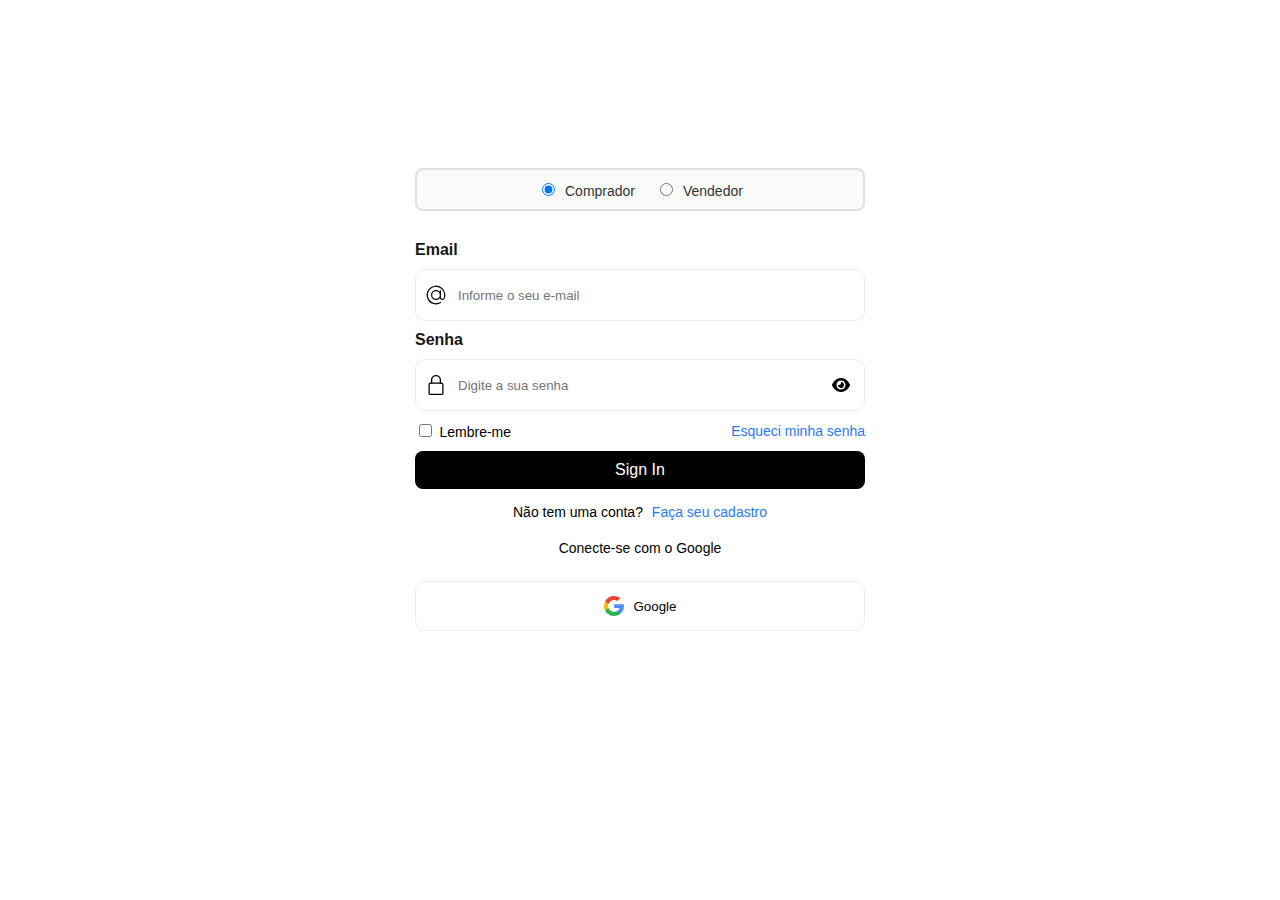
<file: html_tech_trade/login.html>
<!DOCTYPE html>
<html lang="pt">
<head>
    <meta charset="UTF-8">
    <meta name="viewport" content="width=device-width, initial-scale=1.0">
    <title>Entre / Cadastre-se</title>
</head>
<body>


  
<!-- FORMULÁRIO DE LOGIN -->
 
<form class="form">

    <!-- Novo bloco: escolha de tipo de usuário -->
  <div class="user-type">
    <label>
      <input type="radio" name="tipo" value="comprador" checked>
      Comprador
    </label>
    <label>
      <input type="radio" name="tipo" value="vendedor">
      Vendedor
    </label>
  </div>

   <!-- Campo de E-mail -->
    <div class="flex-column">
      <label>Email </label></div>
      <div class="inputForm">
         <!-- Ícone de e-mail -->
        <svg height="20" viewBox="0 0 32 32" width="20" xmlns="http://www.w3.org/2000/svg"><g id="Layer_3" data-name="Layer 3"><path d="m30.853 13.87a15 15 0 0 0 -29.729 4.082 15.1 15.1 0 0 0 12.876 12.918 15.6 15.6 0 0 0 2.016.13 14.85 14.85 0 0 0 7.715-2.145 1 1 0 1 0 -1.031-1.711 13.007 13.007 0 1 1 5.458-6.529 2.149 2.149 0 0 1 -4.158-.759v-10.856a1 1 0 0 0 -2 0v1.726a8 8 0 1 0 .2 10.325 4.135 4.135 0 0 0 7.83.274 15.2 15.2 0 0 0 .823-7.455zm-14.853 8.13a6 6 0 1 1 6-6 6.006 6.006 0 0 1 -6 6z"></path></g></svg>
        <input type="text" class="input" placeholder="Informe o seu e-mail">
      </div>

    <!-- Campo de Senha -->
    <div class="flex-column">
      <label>Senha </label></div>
      <div class="inputForm">
        <!-- Ícone de cadeado -->
        <svg height="20" viewBox="-64 0 512 512" width="20" xmlns="http://www.w3.org/2000/svg"><path d="m336 512h-288c-26.453125 0-48-21.523438-48-48v-224c0-26.476562 21.546875-48 48-48h288c26.453125 0 48 21.523438 48 48v224c0 26.476562-21.546875 48-48 48zm-288-288c-8.8125 0-16 7.167969-16 16v224c0 8.832031 7.1875 16 16 16h288c8.8125 0 16-7.167969 16-16v-224c0-8.832031-7.1875-16-16-16zm0 0"></path><path d="m304 224c-8.832031 0-16-7.167969-16-16v-80c0-52.929688-43.070312-96-96-96s-96 43.070312-96 96v80c0 8.832031-7.167969 16-16 16s-16-7.167969-16-16v-80c0-70.59375 57.40625-128 128-128s128 57.40625 128 128v80c0 8.832031-7.167969 16-16 16zm0 0"></path></svg>        
        <input type="password" class="input" placeholder="Digite a sua senha">
        <!-- Ícone de "mostrar senha" -->
        <svg viewBox="0 0 576 512" height="1em" xmlns="http://www.w3.org/2000/svg"><path d="M288 32c-80.8 0-145.5 36.8-192.6 80.6C48.6 156 17.3 208 2.5 243.7c-3.3 7.9-3.3 16.7 0 24.6C17.3 304 48.6 356 95.4 399.4C142.5 443.2 207.2 480 288 480s145.5-36.8 192.6-80.6c46.8-43.5 78.1-95.4 93-131.1c3.3-7.9 3.3-16.7 0-24.6c-14.9-35.7-46.2-87.7-93-131.1C433.5 68.8 368.8 32 288 32zM144 256a144 144 0 1 1 288 0 144 144 0 1 1 -288 0zm144-64c0 35.3-28.7 64-64 64c-7.1 0-13.9-1.2-20.3-3.3c-5.5-1.8-11.9 1.6-11.7 7.4c.3 6.9 1.3 13.8 3.2 20.7c13.7 51.2 66.4 81.6 117.6 67.9s81.6-66.4 67.9-117.6c-11.1-41.5-47.8-69.4-88.6-71.1c-5.8-.2-9.2 6.1-7.4 11.7c2.1 6.4 3.3 13.2 3.3 20.3z"></path></svg>
      </div>
    
      <!-- Checkbox + link "Esqueci senha" -->
    <div class="flex-row">
      <div>
      <input type="checkbox">
      <label>Lembre-me</label>
      </div>
      <span class="span">Esqueci minha senha</span>
    </div>
    <!-- Botão de login -->
     
    <a href="index.htmll"  class="button-submit" > Sign In </a>
   
    
    <p class="p">Não tem uma conta? <span class="span">Faça seu cadastro</span>

    </p><p class="p line">Conecte-se com o Google</p>
    <!-- Botão de login com Google -->
    <div class="flex-row">
      <button class="btn google">
        <!-- Ícone oficial Google -->
        <svg version="1.1" width="20" id="Layer_1" xmlns="http://www.w3.org/2000/svg" xmlns:xlink="http://www.w3.org/1999/xlink" x="0px" y="0px" viewBox="0 0 512 512" style="enable-background:new 0 0 512 512;" xml:space="preserve">
<path style="fill:#FBBB00;" d="M113.47,309.408L95.648,375.94l-65.139,1.378C11.042,341.211,0,299.9,0,256
	c0-42.451,10.324-82.483,28.624-117.732h0.014l57.992,10.632l25.404,57.644c-5.317,15.501-8.215,32.141-8.215,49.456
	C103.821,274.792,107.225,292.797,113.47,309.408z"></path>
<path style="fill:#518EF8;" d="M507.527,208.176C510.467,223.662,512,239.655,512,256c0,18.328-1.927,36.206-5.598,53.451
	c-12.462,58.683-45.025,109.925-90.134,146.187l-0.014-0.014l-73.044-3.727l-10.338-64.535
	c29.932-17.554,53.324-45.025,65.646-77.911h-136.89V208.176h138.887L507.527,208.176L507.527,208.176z"></path>
<path style="fill:#28B446;" d="M416.253,455.624l0.014,0.014C372.396,490.901,316.666,512,256,512
	c-97.491,0-182.252-54.491-225.491-134.681l82.961-67.91c21.619,57.698,77.278,98.771,142.53,98.771
	c28.047,0,54.323-7.582,76.87-20.818L416.253,455.624z"></path>
<path style="fill:#F14336;" d="M419.404,58.936l-82.933,67.896c-23.335-14.586-50.919-23.012-80.471-23.012
	c-66.729,0-123.429,42.957-143.965,102.724l-83.397-68.276h-0.014C71.23,56.123,157.06,0,256,0
	C318.115,0,375.068,22.126,419.404,58.936z"></path>

</svg>
   
        Google 
        
      
</div>
</form>


<style>
/* ---------- ESTILO DO FORMULÁRIO ---------- */
.form {
  display: flex;
  flex-direction: column;
  gap: 10px;
  background-color: #ffffff;
  padding: 160px;
  width: 450px;
  border-radius: 20px;
  margin: auto;
  font-family: -apple-system, BlinkMacSystemFont, 'Segoe UI', Roboto, Oxygen, Ubuntu, Cantarell, 'Open Sans', 'Helvetica Neue', sans-serif;
}

/* Placeholder estilizado */
::placeholder {
  font-family: -apple-system, BlinkMacSystemFont, 'Segoe UI', Roboto, Oxygen, Ubuntu, Cantarell, 'Open Sans', 'Helvetica Neue', sans-serif;
}

.form button {
  align-self: flex-end;
}

.flex-column > label {
  color: #151717;
  font-weight: 600;
}

/* Inputs com borda arredondada */
.inputForm {
  border: 1.5px solid #ecedec;
  border-radius: 10px;
  height: 50px;
  display: flex;
  align-items: center;
  padding-left: 10px;
  transition: 0.2s ease-in-out;
}

/* Caixa de texto interna */
.input {
  margin-left: 10px;
  border-radius: 10px;
  border: none;
  width: 85%;
  height: 100%;
  background-color: transparent;
}

/* Efeito foco */
.input:focus {
  outline: none;
}

.inputForm:focus-within {
  border: 1.5px solid #2d79f3;
}

/* Linha com checkbox + link */

.flex-row {
  display: flex;
  flex-direction: row;
  align-items: center;
  gap: 10px;
  justify-content: space-between;
}

.flex-row > div > label {
  font-size: 14px;
  color: black;
  font-weight: 400;
}

/* Texto azul (links) */
.span {
  font-size: 14px;
  margin-left: 5px;
  color: #2d79f3;
  font-weight: 500;
  cursor: pointer;
}

/* Botão principal (Sign In) */
.button-submit {
   display: inline-block;
  background-color: #000; /* cor do botão */
  color: #fff;           /* cor do texto */
  padding: 10px 20px;
  border-radius: 8px;
  text-decoration: none; /* tira o sublinhado */
  font-size: 16px;
  text-align: center;
}

.button-submit:hover {
  background-color: #333;
}

.p {
  text-align: center;
  color: black;
  font-size: 14px;
  margin: 5px 0;
}

/* Botão Google */
.btn {
  margin-top: 10px;
  width: 100%;
  height: 50px;
  border-radius: 10px;
  display: flex;
  justify-content: center;
  align-items: center;
  font-weight: 500;
  gap: 10px;
  border: 1px solid #ededef;
  background-color: white;
  cursor: pointer;
  transition: 0.2s ease-in-out;
}

.btn:hover {
  border: 1px solid #2d79f3;
  ;
}

    
.user-type {
  display: flex;
  justify-content: center;
  gap: 20px;
  margin-bottom: 20px;
  padding: 10px;
  border: 2px solid #e0e0e0;
  border-radius: 8px;
  background: #fafafa;
}

.user-type label {
  font-size: 14px;
  color: #333;
  cursor: pointer;
}

.user-type input[type="radio"] {
  margin-right: 6px;
}


</style>

</body>
</html>
</file>
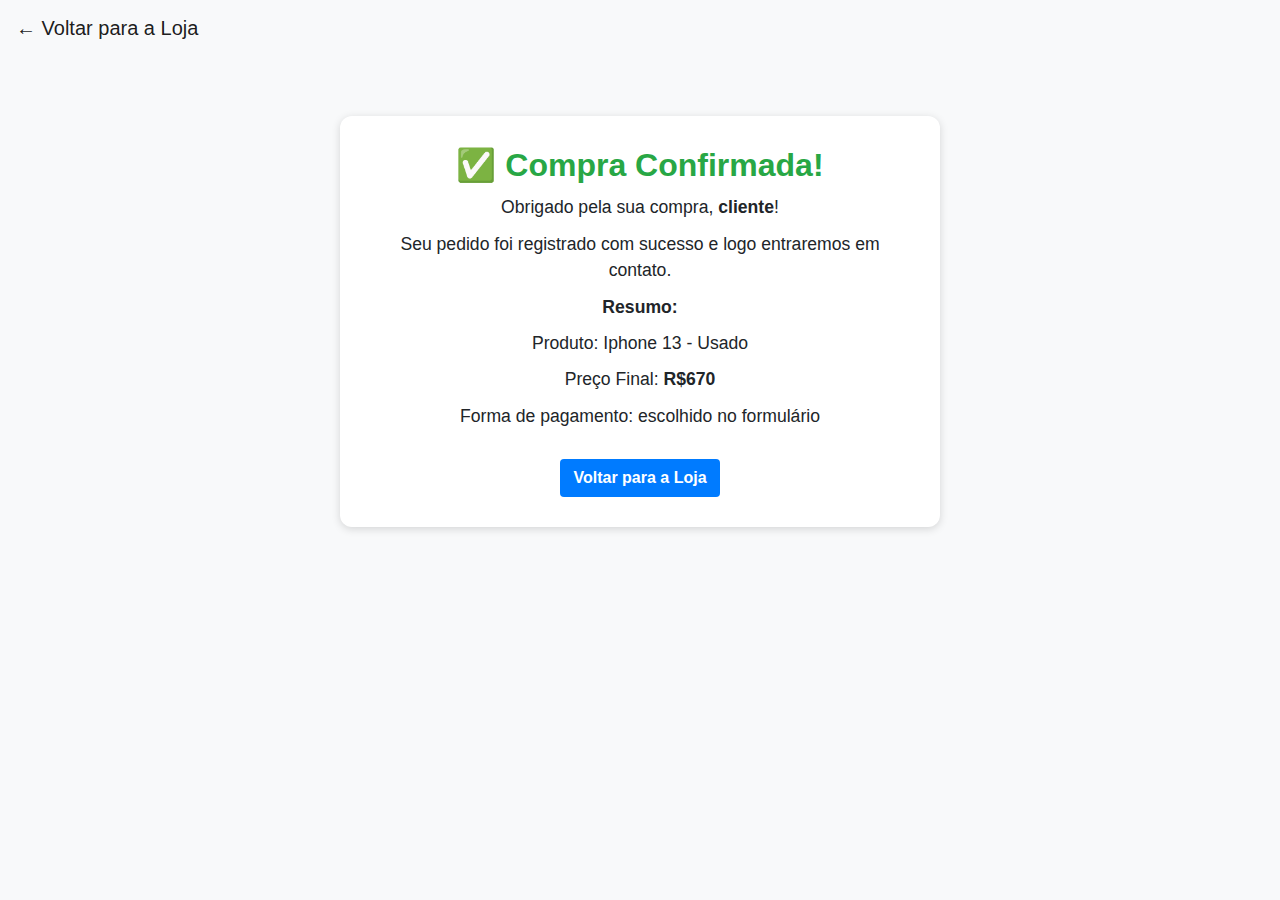
<file: html_tech_trade/pedido_finalizado.html>
<!DOCTYPE html> <!-- Define o documento como HTML5 -->
<html lang="pt"> <!-- Define o idioma da página como português -->
<head>
  <meta charset="UTF-8"> <!-- Suporte a acentos -->
  <meta name="viewport" content="width=device-width, initial-scale=1.0"> <!-- Torna a página responsiva -->
  <title>Pedido Finalizado</title> <!-- Título que aparece na aba do navegador -->

  <!-- Importa o CSS do Bootstrap para estilos prontos -->
  <link rel="stylesheet" href="https://stackpath.bootstrapcdn.com/bootstrap/4.1.3/css/bootstrap.min.css">

  <!-- Estilos personalizados -->
  <style>
    body {
      background-color: #f8f9fa; /* Fundo cinza claro */
    }
    .finalizado-container {
      max-width: 600px; /* Largura máxima do card central */
      margin: 60px auto; /* Centraliza na tela */
      background: #fff; /* Fundo branco */
      padding: 30px; /* Espaçamento interno */
      border-radius: 12px; /* Bordas arredondadas */
      text-align: center; /* Centraliza conteúdo */
      box-shadow: 0 2px 8px rgba(0,0,0,0.15); /* Sombra para destaque */
    }
    .finalizado-container h2 {
      color: #28a745; /* Verde indicando sucesso */
      font-weight: bold;
    }
    .finalizado-container p {
      font-size: 1.1rem; /* Texto um pouco maior */
      margin: 10px 0;
    }
    .btn-voltar {
      background-color: #007bff; /* Azul Bootstrap */
      color: #fff;
      font-weight: bold;
      margin-top: 20px;
    }
  </style>
</head>
<body>

  <!-- Barra de navegação simples -->
  <nav class="navbar navbar-light bg-light">
    <a class="navbar-brand" href="index.html">← Voltar para a Loja</a>
  </nav>

  <!-- Container principal da mensagem de confirmação -->
  <div class="finalizado-container">
    <!-- Título de sucesso -->
    <h2>✅ Compra Confirmada!</h2>

    <!-- Mensagem explicativa -->
    <p>Obrigado pela sua compra, <strong>cliente</strong>!</p>
    <p>Seu pedido foi registrado com sucesso e logo entraremos em contato.</p>
    <p><strong>Resumo:</strong></p>
    <p>Produto: Iphone 13 - Usado</p>
    <p>Preço Final: <strong>R$670</strong></p>
    <p>Forma de pagamento: escolhido no formulário</p>

    <!-- Botão para voltar à página inicial -->
    <a href="index.html" class="btn btn-voltar">Voltar para a Loja</a>
  </div>

</body>
</html>
</file>
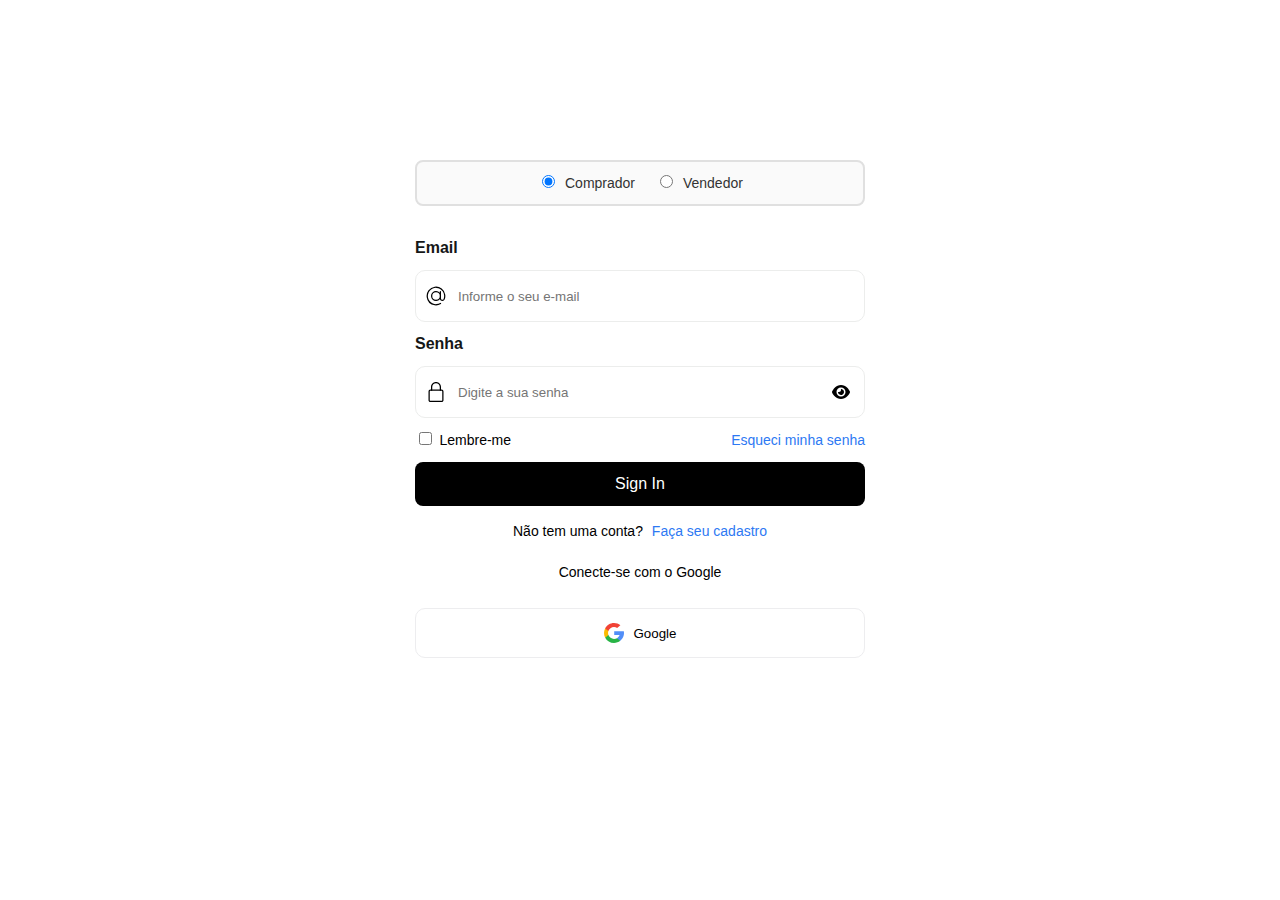
<file: templates/login.html>
<!DOCTYPE html>
<html lang="pt">
<head>
    <meta charset="UTF-8">
    <meta name="viewport" content="width=device-width, initial-scale=1.0">
  <title>Entre / Cadastre-se</title>
  <link rel="stylesheet" href="/css_tech_trade/style.css">
</head>
<body>


  
<!-- FORMULÁRIO DE LOGIN -->
 
<form class="form">

    <!-- Novo bloco: escolha de tipo de usuário -->
  <div class="user-type">
    <label>
      <input type="radio" name="tipo" value="comprador" checked>
      Comprador
    </label>
    <label>
      <input type="radio" name="tipo" value="vendedor">
      Vendedor
    </label>
  </div>

   <!-- Campo de E-mail -->
    <div class="flex-column">
      <label>Email </label></div>
      <div class="inputForm">
         <!-- Ícone de e-mail -->
        <svg height="20" viewBox="0 0 32 32" width="20" xmlns="http://www.w3.org/2000/svg"><g id="Layer_3" data-name="Layer 3"><path d="m30.853 13.87a15 15 0 0 0 -29.729 4.082 15.1 15.1 0 0 0 12.876 12.918 15.6 15.6 0 0 0 2.016.13 14.85 14.85 0 0 0 7.715-2.145 1 1 0 1 0 -1.031-1.711 13.007 13.007 0 1 1 5.458-6.529 2.149 2.149 0 0 1 -4.158-.759v-10.856a1 1 0 0 0 -2 0v1.726a8 8 0 1 0 .2 10.325 4.135 4.135 0 0 0 7.83.274 15.2 15.2 0 0 0 .823-7.455zm-14.853 8.13a6 6 0 1 1 6-6 6.006 6.006 0 0 1 -6 6z"></path></g></svg>
        <input type="text" class="input" placeholder="Informe o seu e-mail">
      </div>

    <!-- Campo de Senha -->
    <div class="flex-column">
      <label>Senha </label></div>
      <div class="inputForm">
        <!-- Ícone de cadeado -->
        <svg height="20" viewBox="-64 0 512 512" width="20" xmlns="http://www.w3.org/2000/svg"><path d="m336 512h-288c-26.453125 0-48-21.523438-48-48v-224c0-26.476562 21.546875-48 48-48h288c26.453125 0 48 21.523438 48 48v224c0 26.476562-21.546875 48-48 48zm-288-288c-8.8125 0-16 7.167969-16 16v224c0 8.832031 7.1875 16 16 16h288c8.8125 0 16-7.167969 16-16v-224c0-8.832031-7.1875-16-16-16zm0 0"></path><path d="m304 224c-8.832031 0-16-7.167969-16-16v-80c0-52.929688-43.070312-96-96-96s-96 43.070312-96 96v80c0 8.832031-7.167969 16-16 16s-16-7.167969-16-16v-80c0-70.59375 57.40625-128 128-128s128 57.40625 128 128v80c0 8.832031-7.167969 16-16 16zm0 0"></path></svg>        
        <input type="password" class="input" placeholder="Digite a sua senha">
        <!-- Ícone de "mostrar senha" -->
        <svg viewBox="0 0 576 512" height="1em" xmlns="http://www.w3.org/2000/svg"><path d="M288 32c-80.8 0-145.5 36.8-192.6 80.6C48.6 156 17.3 208 2.5 243.7c-3.3 7.9-3.3 16.7 0 24.6C17.3 304 48.6 356 95.4 399.4C142.5 443.2 207.2 480 288 480s145.5-36.8 192.6-80.6c46.8-43.5 78.1-95.4 93-131.1c3.3-7.9 3.3-16.7 0-24.6c-14.9-35.7-46.2-87.7-93-131.1C433.5 68.8 368.8 32 288 32zM144 256a144 144 0 1 1 288 0 144 144 0 1 1 -288 0zm144-64c0 35.3-28.7 64-64 64c-7.1 0-13.9-1.2-20.3-3.3c-5.5-1.8-11.9 1.6-11.7 7.4c.3 6.9 1.3 13.8 3.2 20.7c13.7 51.2 66.4 81.6 117.6 67.9s81.6-66.4 67.9-117.6c-11.1-41.5-47.8-69.4-88.6-71.1c-5.8-.2-9.2 6.1-7.4 11.7c2.1 6.4 3.3 13.2 3.3 20.3z"></path></svg>
      </div>
    
      <!-- Checkbox + link "Esqueci senha" -->
    <div class="flex-row">
      <div>
      <input type="checkbox">
      <label>Lembre-me</label>
      </div>
      <span class="span">Esqueci minha senha</span>
    </div>
    <!-- Botão de login -->
     
    <a href="/"  class="button-submit" > Sign In </a>
   
    
  <p class="p">Não tem uma conta? <span class="span">Faça seu cadastro</span>

    </p><p class="p line">Conecte-se com o Google</p>
    <!-- Botão de login com Google -->
    <div class="flex-row">
      <button class="btn google">
        <!-- Ícone oficial Google -->
        <svg version="1.1" width="20" id="Layer_1" xmlns="http://www.w3.org/2000/svg" xmlns:xlink="http://www.w3.org/1999/xlink" x="0px" y="0px" viewBox="0 0 512 512" style="enable-background:new 0 0 512 512;" xml:space="preserve">
<path style="fill:#FBBB00;" d="M113.47,309.408L95.648,375.94l-65.139,1.378C11.042,341.211,0,299.9,0,256
	c0-42.451,10.324-82.483,28.624-117.732h0.014l57.992,10.632l25.404,57.644c-5.317,15.501-8.215,32.141-8.215,49.456
	C103.821,274.792,107.225,292.797,113.47,309.408z"></path>
<path style="fill:#518EF8;" d="M507.527,208.176C510.467,223.662,512,239.655,512,256c0,18.328-1.927,36.206-5.598,53.451
	c-12.462,58.683-45.025,109.925-90.134,146.187l-0.014-0.014l-73.044-3.727l-10.338-64.535
	c29.932-17.554,53.324-45.025,65.646-77.911h-136.89V208.176h138.887L507.527,208.176L507.527,208.176z"></path>
<path style="fill:#28B446;" d="M416.253,455.624l0.014,0.014C372.396,490.901,316.666,512,256,512
	c-97.491,0-182.252-54.491-225.491-134.681l82.961-67.91c21.619,57.698,77.278,98.771,142.53,98.771
	c28.047,0,54.323-7.582,76.87-20.818L416.253,455.624z"></path>
<path style="fill:#F14336;" d="M419.404,58.936l-82.933,67.896c-23.335-14.586-50.919-23.012-80.471-23.012
	c-66.729,0-123.429,42.957-143.965,102.724l-83.397-68.276h-0.014C71.23,56.123,157.06,0,256,0
	C318.115,0,375.068,22.126,419.404,58.936z"></path>

</svg>
   
        Google 
        
      
</div>
</form>


<style>
/* ---------- ESTILO DO FORMULÁRIO ---------- */
.form {
  display: flex;
  flex-direction: column;
  gap: 10px;
  background-color: #ffffff;
  padding: 160px;
  width: 450px;
  border-radius: 20px;
  margin: auto;
  font-family: -apple-system, BlinkMacSystemFont, 'Segoe UI', Roboto, Oxygen, Ubuntu, Cantarell, 'Open Sans', 'Helvetica Neue', sans-serif;
}

/* Placeholder estilizado */
::placeholder {
  font-family: -apple-system, BlinkMacSystemFont, 'Segoe UI', Roboto, Oxygen, Ubuntu, Cantarell, 'Open Sans', 'Helvetica Neue', sans-serif;
}

.form button {
  align-self: flex-end;
}

.flex-column > label {
  color: #151717;
  font-weight: 600;
}

/* Inputs com borda arredondada */
.inputForm {
  border: 1.5px solid #ecedec;
  border-radius: 10px;
  height: 50px;
  display: flex;
  align-items: center;
  padding-left: 10px;
  transition: 0.2s ease-in-out;
}

/* Caixa de texto interna */
.input {
  margin-left: 10px;
  border-radius: 10px;
  border: none;
  width: 85%;
  height: 100%;
  background-color: transparent;
}

/* Efeito foco */
.input:focus {
  outline: none;
}

.inputForm:focus-within {
  border: 1.5px solid #2d79f3;
}

/* Linha com checkbox + link */

.flex-row {
  display: flex;
  flex-direction: row;
  align-items: center;
  gap: 10px;
  justify-content: space-between;
}

.flex-row > div > label {
  font-size: 14px;
  color: black;
  font-weight: 400;
}

/* Texto azul (links) */
.span {
  font-size: 14px;
  margin-left: 5px;
  color: #2d79f3;
  font-weight: 500;
  cursor: pointer;
}

/* Botão principal (Sign In) */
.button-submit {
   display: inline-block;
  background-color: #000; /* cor do botão */
  color: #fff;           /* cor do texto */
  padding: 10px 20px;
  border-radius: 8px;
  text-decoration: none; /* tira o sublinhado */
  font-size: 16px;
  text-align: center;
}

.button-submit:hover {
  background-color: #333;
}

.p {
  text-align: center;
  color: black;
  font-size: 14px;
  margin: 5px 0;
}

/* Botão Google */
.btn {
  margin-top: 10px;
  width: 100%;
  height: 50px;
  border-radius: 10px;
  display: flex;
  justify-content: center;
  align-items: center;
  font-weight: 500;
  gap: 10px;
  border: 1px solid #ededef;
  background-color: white;
  cursor: pointer;
  transition: 0.2s ease-in-out;
}

.btn:hover {
  border: 1px solid #2d79f3;
  ;
}

    
.user-type {
  display: flex;
  justify-content: center;
  gap: 20px;
  margin-bottom: 20px;
  padding: 10px;
  border: 2px solid #e0e0e0;
  border-radius: 8px;
  background: #fafafa;
}

.user-type label {
  font-size: 14px;
  color: #333;
  cursor: pointer;
}

.user-type input[type="radio"] {
  margin-right: 6px;
}


</style>

</body>
</html>
</file>
<file: css_tech_trade/style.css>
body {
margin: 0;              /* remove margem padrão do navegador */
padding: 0;             /* remove padding padrão */
box-sizing: border-box; /* facilita cálculos de largura/altura */
font-family: Arial, sans-serif; /* define uma fonte segura */
font-size: 16px;        /* tamanho base */
line-height: 1.5;       /* melhora legibilidade */
background-color: #fff; /* fundo branco como padrão */
color: #000;            /* cor padrão do texto */
}


.navbar {
display: flex;
align-items: center;
justify-content: space-between;
background-color: #f3f3f3;
padding: 10px 30px;
box-shadow: 0 2px 5px rgba(0, 0, 0, 0.1);
}

.logo img {
height: 60px; /* ajuste conforme necessário */
}

/*NAVBAR*/
.nav-links {
list-style: none;
display: flex;
gap: 40px;
margin: 0;
padding: 0;
}

.nav-links a {
text-decoration: none;
color: #000;
font-weight: bold;
transition: color 0.3s;
}

.nav-links a:hover {
color: #5182ff;
}


/* ===========================
    BANNER ABAIXO DO NAV
    =========================== */

.banner {
height: 400px;
background: url("./tech_trade_imagens/banner.jpg") center/cover no-repeat; /* imagem de fundo */
display: flex;
margin-top: 15px;
flex-direction: column;
justify-content: center;
align-items: center;
text-align: center;
color: #ffffff; /* texto do banner em branco */
}

.banner h1 {
font-size: 2rem;
font-weight: bold;
margin-bottom: 20px;
text-shadow: 1px 1px 4px rgba(0,0,0,0.6); /* deixa o texto mais legível */
}

.banner .cta {
background: var(--cor-botao);
color: var(--cor-botao-texto);
padding: 12px 30px;
border-radius: 25px;
font-weight: bold;
font-size: 1rem;
text-decoration: none;
box-shadow: 0 4px 6px rgba(0,0,0,0.3);
transition: background 0.3s;
}

.banner .cta:hover {
background: #7dcdff; /* muda a cor quando passa o mouse */
}




/* Sessão dos cards*/ 
.card-container {
display: flex;
justify-content: center;
align-items: center;
gap: 100px;
padding-top: 50px;
}

.card {
position: relative;
width: 190px;
height: 254px;
background-color: #000;
display: flex;
flex-direction: column;
justify-content: end;
padding: 12px;
gap: 12px;
border-radius: 8px;
cursor: pointer;
}

.card::before {
content: '';
position: absolute;
inset: 0;
left: -5px;
margin: auto;
width: 200px;
height: 264px;
border-radius: 10px;
background: linear-gradient(-45deg, #e81cff 0%, #40c9ff 100% );
z-index: -10;
pointer-events: none;
transition: all 0.6s cubic-bezier(0.175, 0.885, 0.32, 1.275);
}

.card::after {
content: "";
z-index: -1;
position: absolute;
inset: 0;
background: linear-gradient(-45deg, #fc00ff 0%, #00dbde 100% );
transform: translate3d(0, 0, 0) scale(0.95);
filter: blur(20px);
}

.heading {
font-size: 20px;
text-transform: capitalize;
font-weight: 700;
}

.card p:not(.heading) {
font-size: 14px;
}

.card p:last-child {
color: #e81cff;
font-weight: 600;
}

.card:hover::after {
filter: blur(30px);
}

.card:hover::before {
transform: rotate(-90deg) scaleX(1.34) scaleY(0.77);
}

.banner2 {
height: 300px;
background: url("./tech_trade_imagens/banner2.jpg") center/cover no-repeat; /* imagem de fundo */
display: flex;
margin-top: 100px;
flex-direction: column;
justify-content: center;
align-items: center;
text-align: center;
color: #ffffff; /* texto do banner em branco */
margin: 50px auto;        /* centraliza e afasta das laterais */
padding: 20px 40px;       /* espaço interno para o conteúdo “respirar” */
border-radius: 20px;      /* bordas arredondadas */
box-shadow: 0 10px 25px rgba(0,0,0,0.4); /* sombra elegante */
max-width: 90%;           /* limita a largura em telas grandes */
}

.banner2 h1 {
font-size: 2rem;
font-weight: bold;
margin-bottom: 20px;
text-shadow: 1px 1px 4px rgba(0,0,0,0.6); /* deixa o texto mais legível */
}

.banner2 .cta {
background: var(--cor-botao);
color: var(--cor-botao-texto);
padding: 12px 30px;
border-radius: 25px;
font-weight: bold;
font-size: 1rem;
text-decoration: none;
box-shadow: 0 4px 6px rgba(0,0,0,0.3);
transition: background 0.3s;
}


/* ===========================
    PAGINAÇÃO DAS SESSÕES
    =========================== */
/* ===========================
    PAGINAÇÃO
    =========================== */
.produtos-container {
display: flex;
justify-content: center;   /* centraliza no meio */
align-items: center;
gap: 12px;                 /* espaço entre os itens */
margin: 30px 0;            /* afasta dos produtos */
}

.produtos-container a {
width: 14px;
height: 14px;
display: block;
border-radius: 50%;        /* deixa redondinho */
border: 2px solid #5182ff; /* cor da borda */
background-color: transparent;
text-indent: -9999px;      /* esconde o número, mas mantém acessibilidade */
cursor: pointer;
transition: all 0.3s ease;
}

.grade-produtos a:hover {
background-color: #5182ff; /* fica azul ao passar o mouse */
}

.grade-produtos a.ativo {
background-color: #5182ff; /* bolinha preenchida */
}


/* ===========================
    VARIÁVEIS CSS
    =========================== */
:root {
    --cor-botao: #5182ff;
    --cor-botao-texto: #fff;
}

/* ===========================
    ESTILOS EXISTENTES
    =========================== */
body {
    margin: 0;              /* remove margem padrão do navegador */
    padding: 0;             /* remove padding padrão */
    box-sizing: border-box; /* facilita cálculos de largura/altura */
    font-family: Arial, sans-serif; /* define uma fonte segura */
    font-size: 16px;        /* tamanho base */
    line-height: 1.5;       /* melhora legibilidade */
    background-color: #fff; /* fundo branco como padrão */
    color: #000;            /* cor padrão do texto */
}

.navbar {
    display: flex;
    align-items: center;
    justify-content: space-between;
    background-color: #f3f3f3;
    padding: 10px 30px;
    box-shadow: 0 2px 5px rgba(0, 0, 0, 0.1);
}

.logo img {
    height: 60px; /* ajuste conforme necessário */
}


/*NAVBAR*/
.nav-links {
    list-style: none;
    display: flex;
    gap: 40px;
    margin: 0;
    padding: 0;
}

.nav-links a {
    text-decoration: none;
    color: #000;
    font-weight: bold;
    transition: color 0.3s;
}

.nav-links a:hover {
    color: #5182ff;
}

/* ===========================
    BANNER ABAIXO DO NAV
    =========================== */

.banner {
    height: 400px;
    background: url("./tech_trade_imagens/banner.jpg") center/cover no-repeat; /* imagem de fundo */
    display: flex;
    margin-top: 15px;
    flex-direction: column;
    justify-content: center;
    align-items: center;
    text-align: center;
    color: #ffffff; /* texto do banner em branco */
}

.banner h1 {
    font-size: 2rem;
    font-weight: bold;
    margin-bottom: 20px;
    text-shadow: 1px 1px 4px rgba(0,0,0,0.6); /* deixa o texto mais legível */
}

.banner .cta {
    background: var(--cor-botao);
    color: var(--cor-botao-texto);
    padding: 12px 30px;
    border-radius: 25px;
    font-weight: bold;
    font-size: 1rem;
    text-decoration: none;
    box-shadow: 0 4px 6px rgba(0,0,0,0.3);
    transition: background 0.3s;
}

.banner .cta:hover {
    background: #7dcdff; /* muda a cor quando passa o mouse */
}

/* Sessão dos cards*/ 
.card-container {
    display: flex;
    justify-content: center;
    align-items: center;
    gap: 100px;
    padding-top: 50px;
}

.card {
    position: relative;
    width: 190px;
    height: 254px;
    background-color: #000;
    display: flex;
    flex-direction: column;
    justify-content: end;
    padding: 12px;
    gap: 12px;
    border-radius: 8px;
    cursor: pointer;
}

.card::before {
    content: '';
    position: absolute;
    inset: 0;
    left: -5px;
    margin: auto;
    width: 200px;
    height: 264px;
    border-radius: 10px;
    background: linear-gradient(-45deg, #e81cff 0%, #40c9ff 100% );
    z-index: -10;
    pointer-events: none;
    transition: all 0.6s cubic-bezier(0.175, 0.885, 0.32, 1.275);
}

.card::after {
    content: "";
    z-index: -1;
    position: absolute;
    inset: 0;
    background: linear-gradient(-45deg, #fc00ff 0%, #00dbde 100% );
    transform: translate3d(0, 0, 0) scale(0.95);
    filter: blur(20px);
}

.heading {
    font-size: 20px;
    text-transform: capitalize;
    font-weight: 700;
}

.card p:not(.heading) {
    font-size: 14px;
}

.card p:last-child {
    color: #e81cff;
    font-weight: 600;
}

.card:hover::after {
    filter: blur(30px);
}

.card:hover::before {
    transform: rotate(-90deg) scaleX(1.34) scaleY(0.77);
}

.banner2 {
    height: 300px;
    background: url("./tech_trade_imagens/banner2.jpg") center/cover no-repeat; /* imagem de fundo */
    display: flex;
    margin-top: 100px;
    flex-direction: column;
    justify-content: center;
    align-items: center;
    text-align: center;
    color: #ffffff; /* texto do banner em branco */
    margin: 50px auto;        /* centraliza e afasta das laterais */
    padding: 20px 40px;       /* espaço interno para o conteúdo "respirar" */
    border-radius: 20px;      /* bordas arredondadas */
    box-shadow: 0 10px 25px rgba(0,0,0,0.4); /* sombra elegante */
    max-width: 90%;           /* limita a largura em telas grandes */
}

.banner2 h1 {
    font-size: 2rem;
    font-weight: bold;
    margin-bottom: 20px;
    text-shadow: 1px 1px 4px rgba(0,0,0,0.6); /* deixa o texto mais legível */
}

.banner2 .cta {
    background: var(--cor-botao);
    color: var(--cor-botao-texto);
    padding: 12px 30px;
    border-radius: 25px;
    font-weight: bold;
    font-size: 1rem;
    text-decoration: none;
    box-shadow: 0 4px 6px rgba(0,0,0,0.3);
    transition: background 0.3s;
}

/* ===========================
    PAGINAÇÃO DAS SESSÕES
    =========================== */
.produtos-container {
    display: flex;
    justify-content: center;   /* centraliza no meio */
    align-items: center;
    gap: 12px;                 /* espaço entre os itens */
    margin: 30px 0;            /* afasta dos produtos */
}

.produtos-container a {
    width: 14px;
    height: 14px;
    display: block;
    border-radius: 50%;        /* deixa redondinho */
    border: 2px solid #5182ff; /* cor da borda */
    background-color: transparent;
    text-indent: -9999px;      /* esconde o número, mas mantém acessibilidade */
    cursor: pointer;
    transition: all 0.3s ease;
}

.grade-produtos a:hover {
    background-color: #5182ff; /* fica azul ao passar o mouse */
}

.grade-produtos a.ativo {
    background-color: #5182ff; /* bolinha preenchida */
}

        /* ===========================
            NOVOS ESTILOS PARA A PÁGINA DE LOCAIS
            =========================== */
        /* ======== CONTAINER PRINCIPAL ======== */
.locais-container {
max-width: 1200px;
margin: 20px auto;
display: grid;
grid-template-areas:
    "titulo titulo titulo"
    "filtros divisor produtos"
    "paginacao paginacao paginacao";
grid-template-columns: 220px 1px 1fr; /* filtros | divisor | produtos */
gap: 20px;
}

/* ======== TÍTULO ======== */
.titulo-principal {
grid-area: titulo;
text-align: center;
font-size: 28px;
font-weight: bold;
margin-bottom: 20px;
}

/* ======== FILTROS ======== */
.filtros-container {
grid-area: filtros;
font-size: 16px;
}

.filtros-titulo {
font-weight: bold;
margin-bottom: 15px;
}

.filtros-lista {
list-style: none;
padding: 0;
}

.filtros-lista li {
margin: 12px 0;
cursor: pointer;
}

/* ======== DIVISOR (linha vertical) ======== */
.divisor {
grid-area: divisor;
border: none;
border-left: 1px solid #ccc;
height: 100%;
margin: 0;
}

/* ======== LISTA DE PRODUTOS ======== */
.locais-lista {
grid-area: produtos;
display: grid;
grid-template-columns: repeat(3, 1fr);
gap: 25px;
}

/* CARD DE PRODUTO */
.local-card {
background: #fff;
border: 1px solid #ddd;
border-radius: 8px;
padding: 15px;
text-align: center;
box-shadow: 0 2px 6px rgba(0,0,0,0.1);
transition: transform 0.3s;
}

.local-card:hover {
transform: translateY(-5px);
}

/* Imagem fake (usa seu conteúdo atual como texto ou depois substitui por <img>) */
.local-card::before {

display: block;
width: 100%;
height: 200px;
background: #eee;
margin-bottom: 10px;
border-radius: 6px;
}

/* Título */
.local-titulo {
font-size: 16px;
font-weight: bold;
margin: 8px 0;
}

/* Botão carrinho fake */
.local-info {
display: inline-block;
background: #0077ff;
color: #fff;
padding: 8px 12px;
border-radius: 4px;
font-size: 14px;
margin-top: 10px;
cursor: pointer;
transition: 0.3s;
}

.local-info:hover {
background: #005ecc;
}

/* ======== PAGINAÇÃO ======== */
.paginacao {
grid-area: paginacao;
margin-top: 20px;
text-align: center;
}

.paginacao-numeros {
display: flex;
justify-content: center;
gap: 10px;
}

.paginacao-numero, .paginacao-pontos {
display: flex;
justify-content: center;
align-items: center;
width: 35px;
height: 35px;
border-radius: 50%;
background: #f0f0f0;
text-decoration: none;
color: #333;
font-weight: bold;
transition: 0.3s;
}

.paginacao-numero:hover {
background: #0077ff;
color: #fff;
}

.local-thumb {
width: 100%;
height: 200px;          /* ajuste a altura que preferir */
object-fit: cover;      /* mantém proporção e corta o excesso */
border-radius: 6px;
display: block;
margin-bottom: 10px;
background: #f0f0f0;    /* fallback enquanto imagem carrega */
}

  /* Estilos específicos para a página Sobre */
.sobre-container {
    max-width: 1200px;
    margin: 40px auto;
    padding: 0 20px;
}

.sobre-conteudo {
    display: grid;
    grid-template-columns: 1fr 1fr;
    gap: 40px;
    margin-top: 30px;
}

.sobre-texto {
    padding: 20px;
}

.sobre-descricao {
    font-size: 18px;
    line-height: 1.6;
    margin-bottom: 25px;
    color: #333;
}

.sobre-valores {
    background-color: #f9f9f9;
    border-radius: 10px;
    padding: 30px;
    box-shadow: 0 4px 12px rgba(0,0,0,0.1);
}

.sobre-subtitulo {
    font-size: 24px;
    font-weight: bold;
    margin-bottom: 25px;
    color: #5182ff;
    text-align: center;
}

.valores-grid {
    display: grid;
    grid-template-columns: 1fr;
    gap: 20px;
}

.valor-card {
    background: rgb(213, 234, 255);
    border-radius: 8px;
    padding: 20px;
    box-shadow: 0 2px 8px rgba(0,0,0,0.05);
    transition: transform 0.3s;
}

.valor-card:hover {
    transform: translateY(-5px);
}

.valor-titulo {
    font-size: 18px;
    font-weight: bold;
    margin-bottom: 10px;
    color: #333;
}

.valor-descricao {
    font-size: 16px;
    line-height: 1.5;
    color: #666;
}

/* Responsividade */
@media (max-width: 768px) {
    .sobre-conteudo {
        grid-template-columns: 1fr;
    }
    
    .sobre-descricao {
        font-size: 16px;
    }
}
</file>
